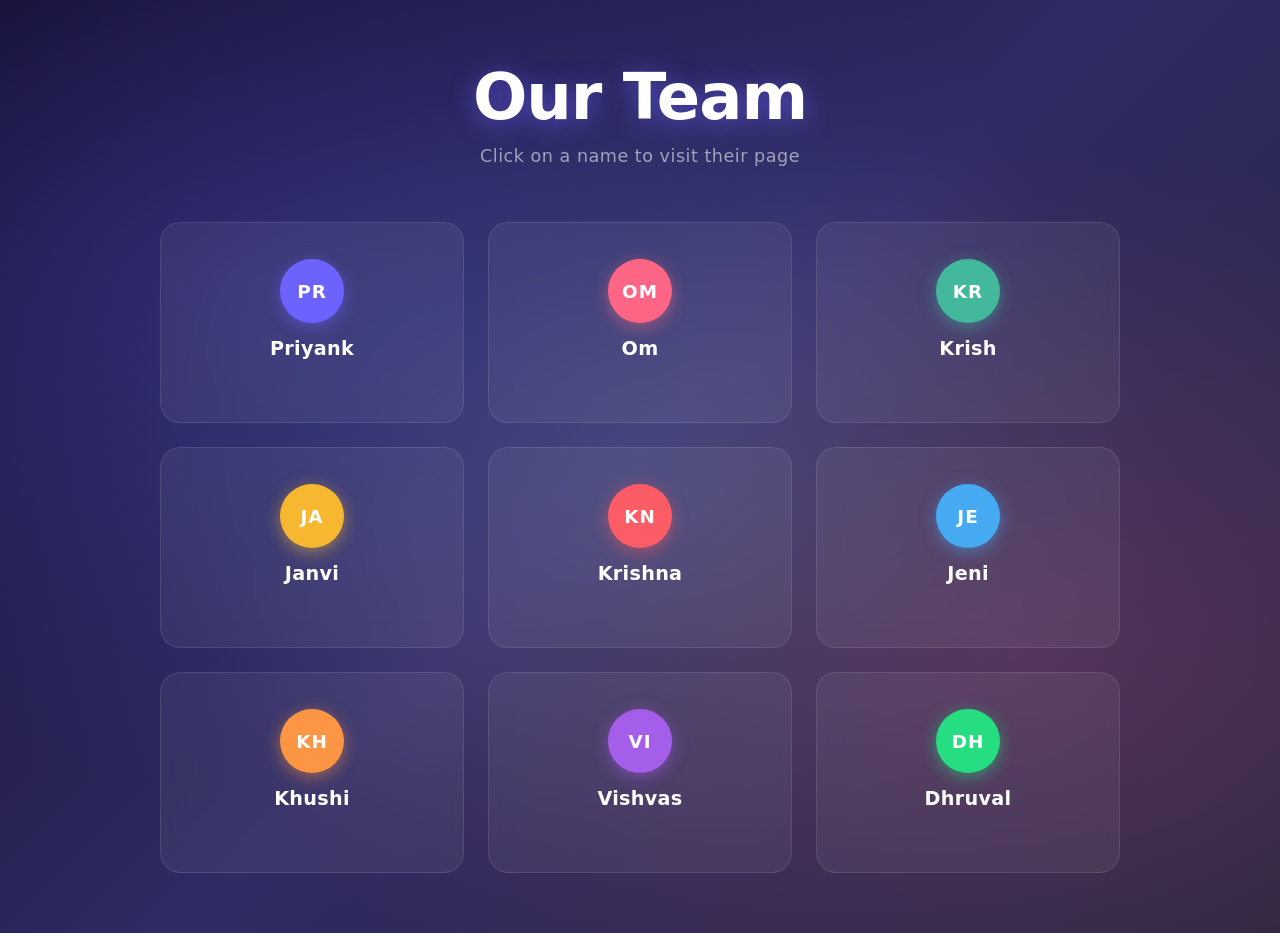
<file: index.html>
<!DOCTYPE html>
<html lang="en">
<head>
  <meta charset="UTF-8" />
  <meta name="viewport" content="width=device-width, initial-scale=1.0" />
  <title>Our Team</title>
  <link rel="stylesheet" href="style.css" />
</head>
<body>

  <div class="hero">
    <div class="hero-bg"></div>
    <div class="container">
      <h1 class="title">Our Team</h1>
      <p class="subtitle">Click on a name to visit their page</p>

      <div class="grid">

        <a href="./priyank/index.html" class="card" style="--accent:#6c63ff;">
          <div class="avatar">PR</div>
          <span class="name">Priyank</span>
          <span class="arrow">→</span>
        </a>

        <a href="./om/index.html" class="card" style="--accent:#ff6584;">
          <div class="avatar">OM</div>
          <span class="name">Om</span>
          <span class="arrow">→</span>
        </a>

        <a href="./krish/index.html" class="card" style="--accent:#43b89c;">
          <div class="avatar">KR</div>
          <span class="name">Krish</span>
          <span class="arrow">→</span>
        </a>

        <a href="./janvi/index.html" class="card" style="--accent:#f7b731;">
          <div class="avatar">JA</div>
          <span class="name">Janvi</span>
          <span class="arrow">→</span>
        </a>

        <a href="./krishna/index.html" class="card" style="--accent:#fc5c65;">
          <div class="avatar">KN</div>
          <span class="name">Krishna</span>
          <span class="arrow">→</span>
        </a>

        <a href="./jeni/index.html" class="card" style="--accent:#45aaf2;">
          <div class="avatar">JE</div>
          <span class="name">Jeni</span>
          <span class="arrow">→</span>
        </a>

        <a href="./khushi/index.html" class="card" style="--accent:#fd9644;">
          <div class="avatar">KH</div>
          <span class="name">Khushi</span>
          <span class="arrow">→</span>
        </a>

        <a href="./vishvas/index.html" class="card" style="--accent:#a55eea;">
          <div class="avatar">VI</div>
          <span class="name">Vishvas</span>
          <span class="arrow">→</span>
        </a>

        <a href="./dhruval/index.html" class="card" style="--accent:#26de81;">
          <div class="avatar">DH</div>
          <span class="name">Dhruval</span>
          <span class="arrow">→</span>
        </a>

      </div>
    </div>
  </div>

</body>
</html>
</file>
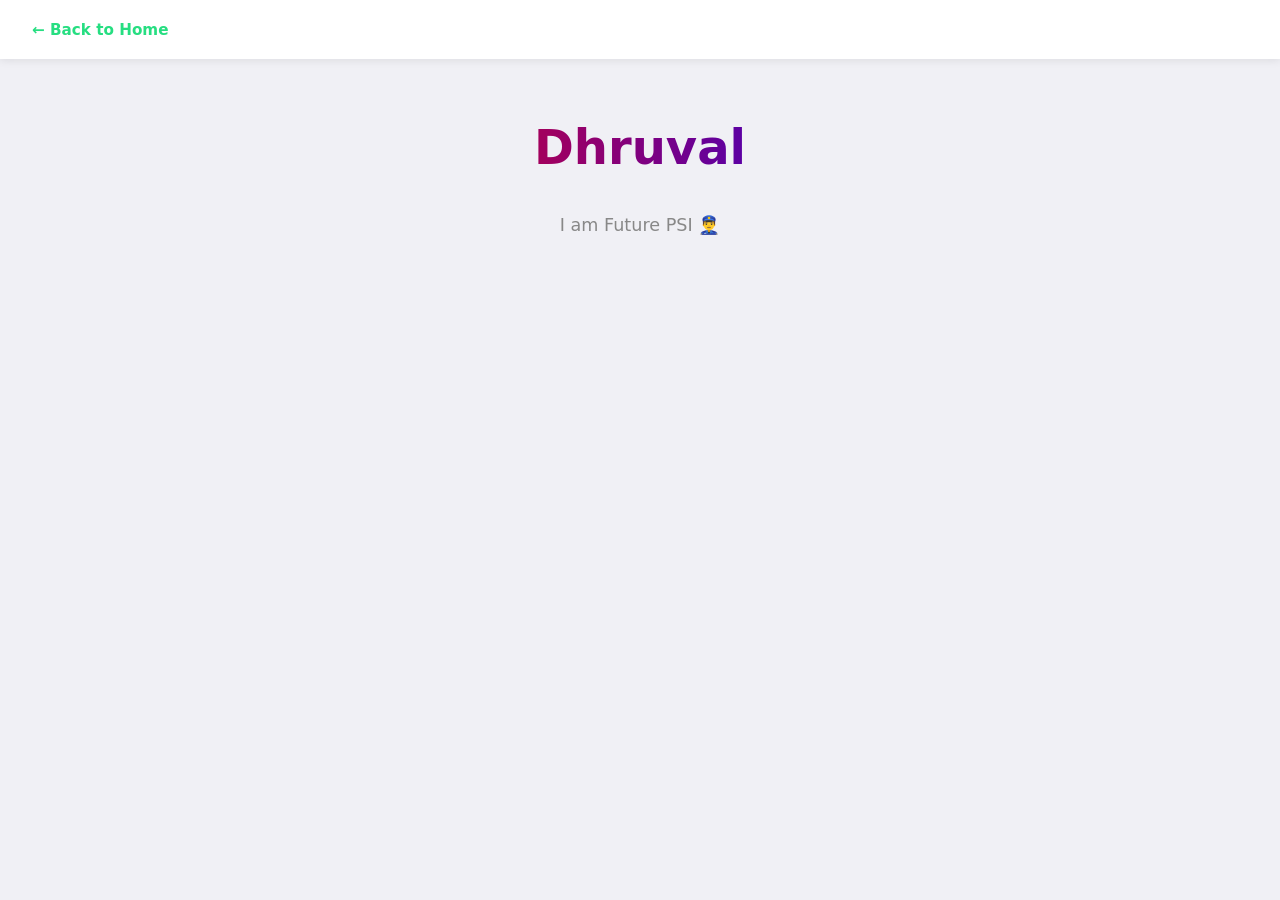
<file: dhruval/index.html>
<!DOCTYPE html>
<html lang="en">
<head>
  <meta charset="UTF-8" />
  <meta name="viewport" content="width=device-width, initial-scale=1.0" />
  <title>Dhruval</title>
  <link rel="stylesheet" href="style.css" />
</head>
<body>

  <header>
    <a href="../index.html" class="back-link">← Back to Home</a>
  </header>

  <main>
    <h1 class="page-title">Dhruval</h1>
    <p class="placeholder"><p class="placeholder">I am Future PSI 👮‍♂️</p></p>

    <!-- ✏️ Add your content below this line -->

  </main>

  <script src="script.js"></script>
</body>
</html>
</file>
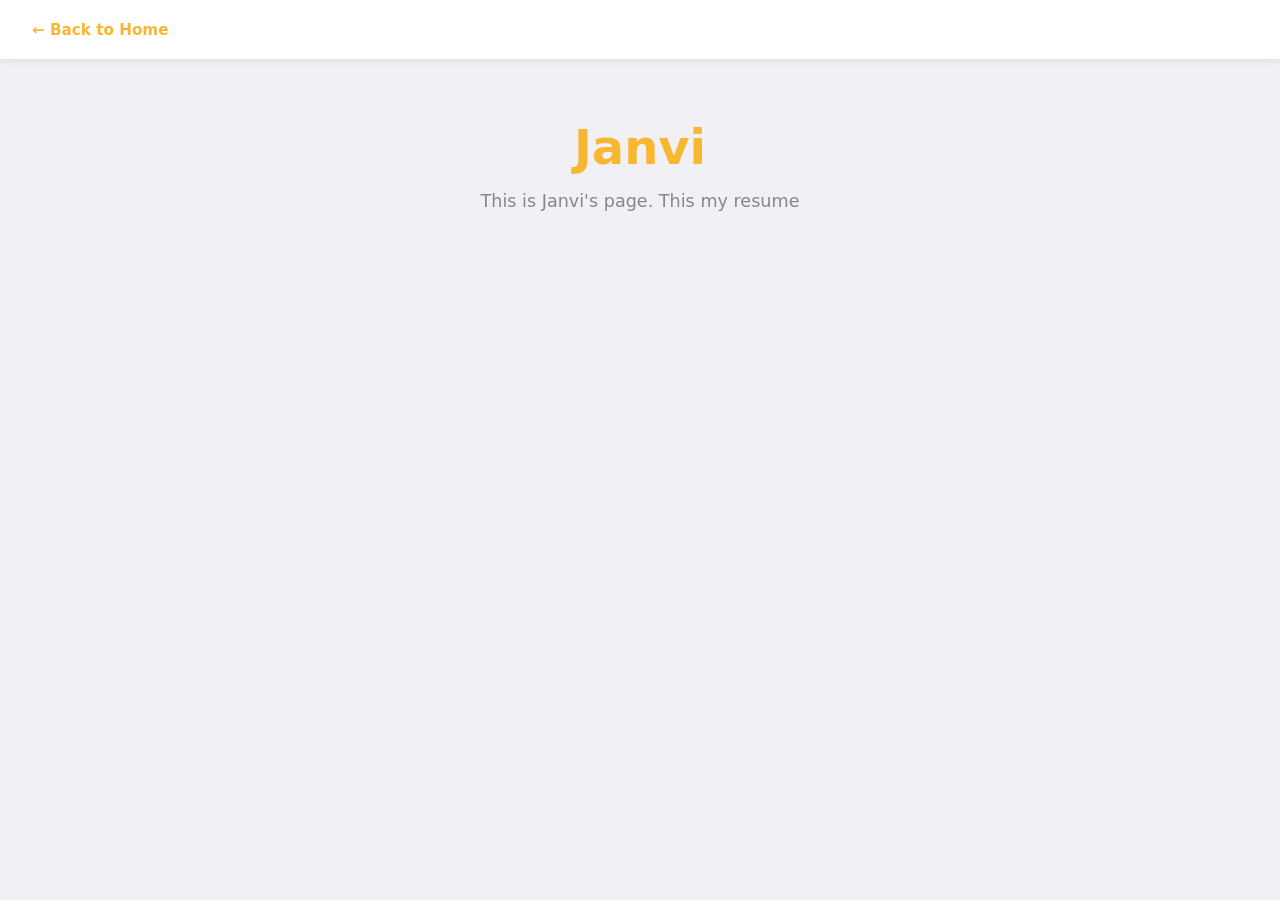
<file: janvi/index.html>
<!DOCTYPE html>
<html lang="en">
<head>
  <meta charset="UTF-8" />
  <meta name="viewport" content="width=device-width, initial-scale=1.0" />
  <title>Janvi</title>
  <link rel="stylesheet" href="style.css" />
</head>
<body>

  <header>
    <a href="../index.html" class="back-link">← Back to Home</a>
  </header>

  <main>
    <h1 class="page-title">Janvi</h1>
    <p class="placeholder">This is Janvi's page. This my resume</p>

    <!-- ✏️ Add your content below this line -->

  </main>

  <script src="script.js"></script>
</body>
</html>
</file>
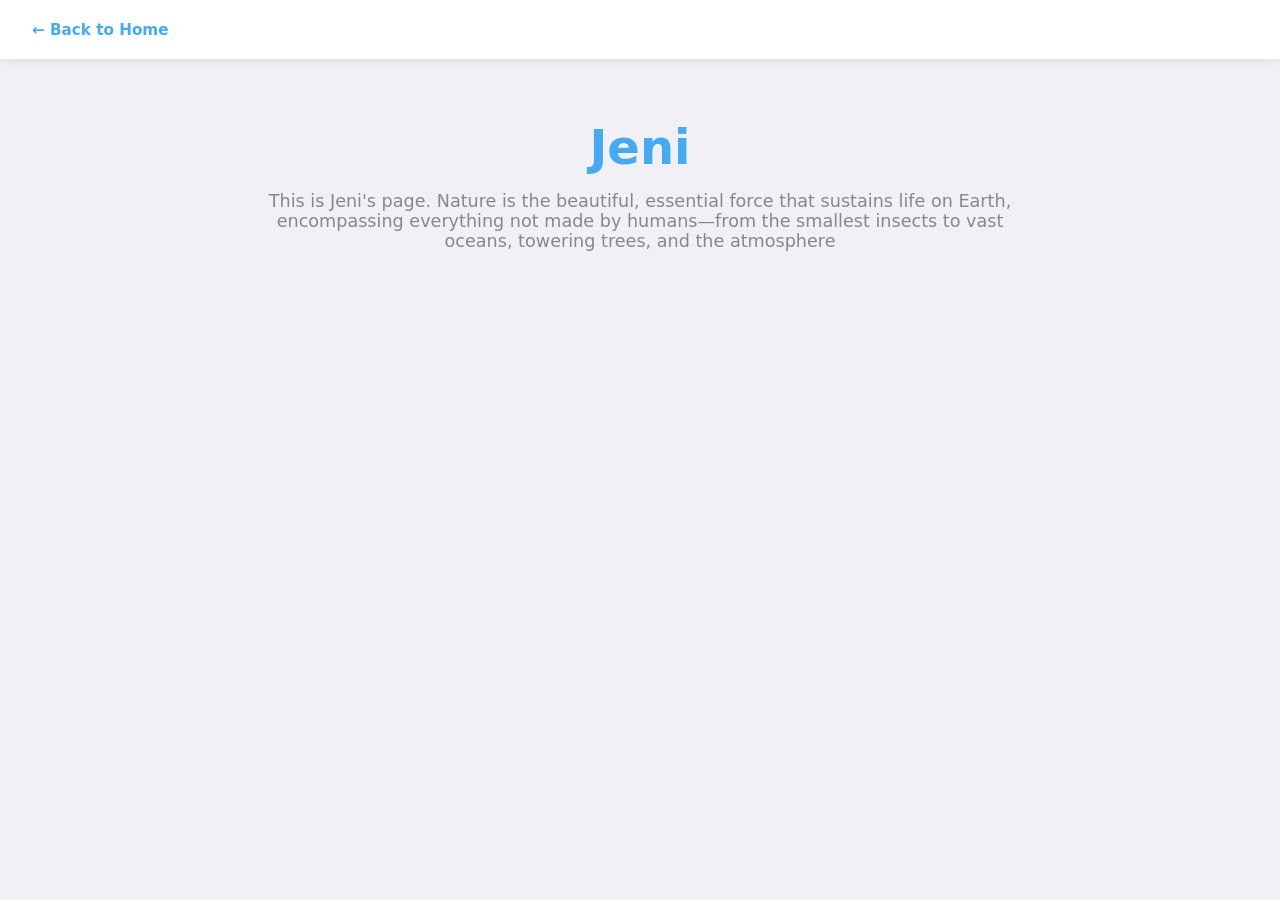
<file: jeni/index.html>
<!DOCTYPE html>
<html lang="en">
<head>
  <meta charset="UTF-8" />
  <meta name="viewport" content="width=device-width, initial-scale=1.0" />
  <title>Jeni</title>
  <link rel="stylesheet" href="style.css" />
</head>
<body>

  <header>
    <a href="../index.html" class="back-link">← Back to Home</a>
  </header>

  <main>
    <h1 class="page-title">Jeni</h1>
    <p class="placeholder">This is Jeni's page. Nature is the beautiful, essential force that sustains life on Earth, encompassing everything not made by humans—from the smallest insects to vast oceans, towering trees, and the atmosphere</p>

    <!-- ✏️ Add your content below this line -->

  </main>

  <script src="script.js"></script>
</body>
</html>
</file>
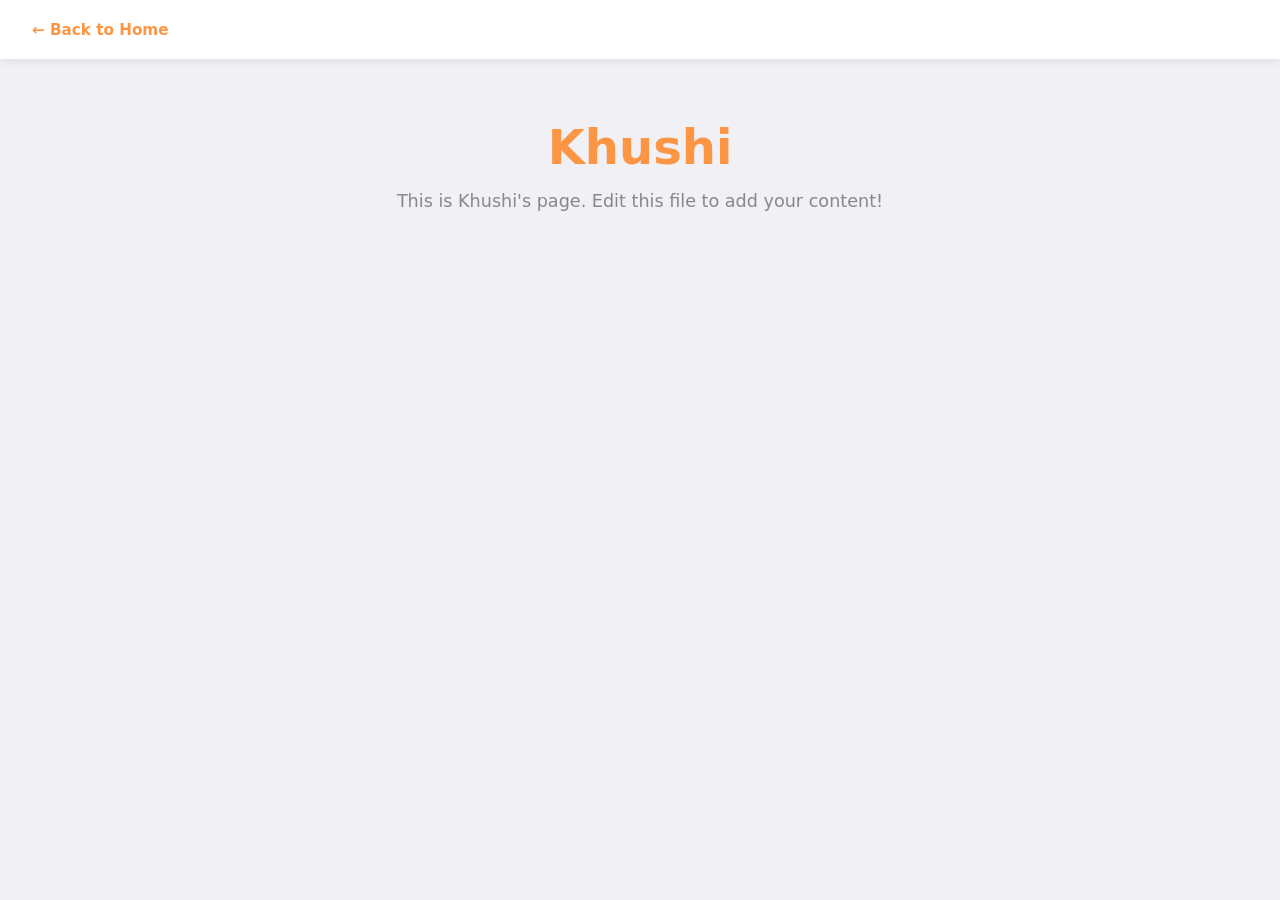
<file: khushi/index.html>
<!DOCTYPE html>
<html lang="en">
<head>
  <meta charset="UTF-8" />
  <meta name="viewport" content="width=device-width, initial-scale=1.0" />
  <title>Khushi</title>
  <link rel="stylesheet" href="style.css" />
</head>
<body>

  <header>
    <a href="../index.html" class="back-link">← Back to Home</a>
  </header>

  <main>
    <h1 class="page-title">Khushi</h1>
    <p class="placeholder">This is Khushi's page. Edit this file to add your content!</p>

    <!-- ✏️ Add your content below this line -->

  </main>

  <script src="script.js"></script>
</body>
</html>
</file>
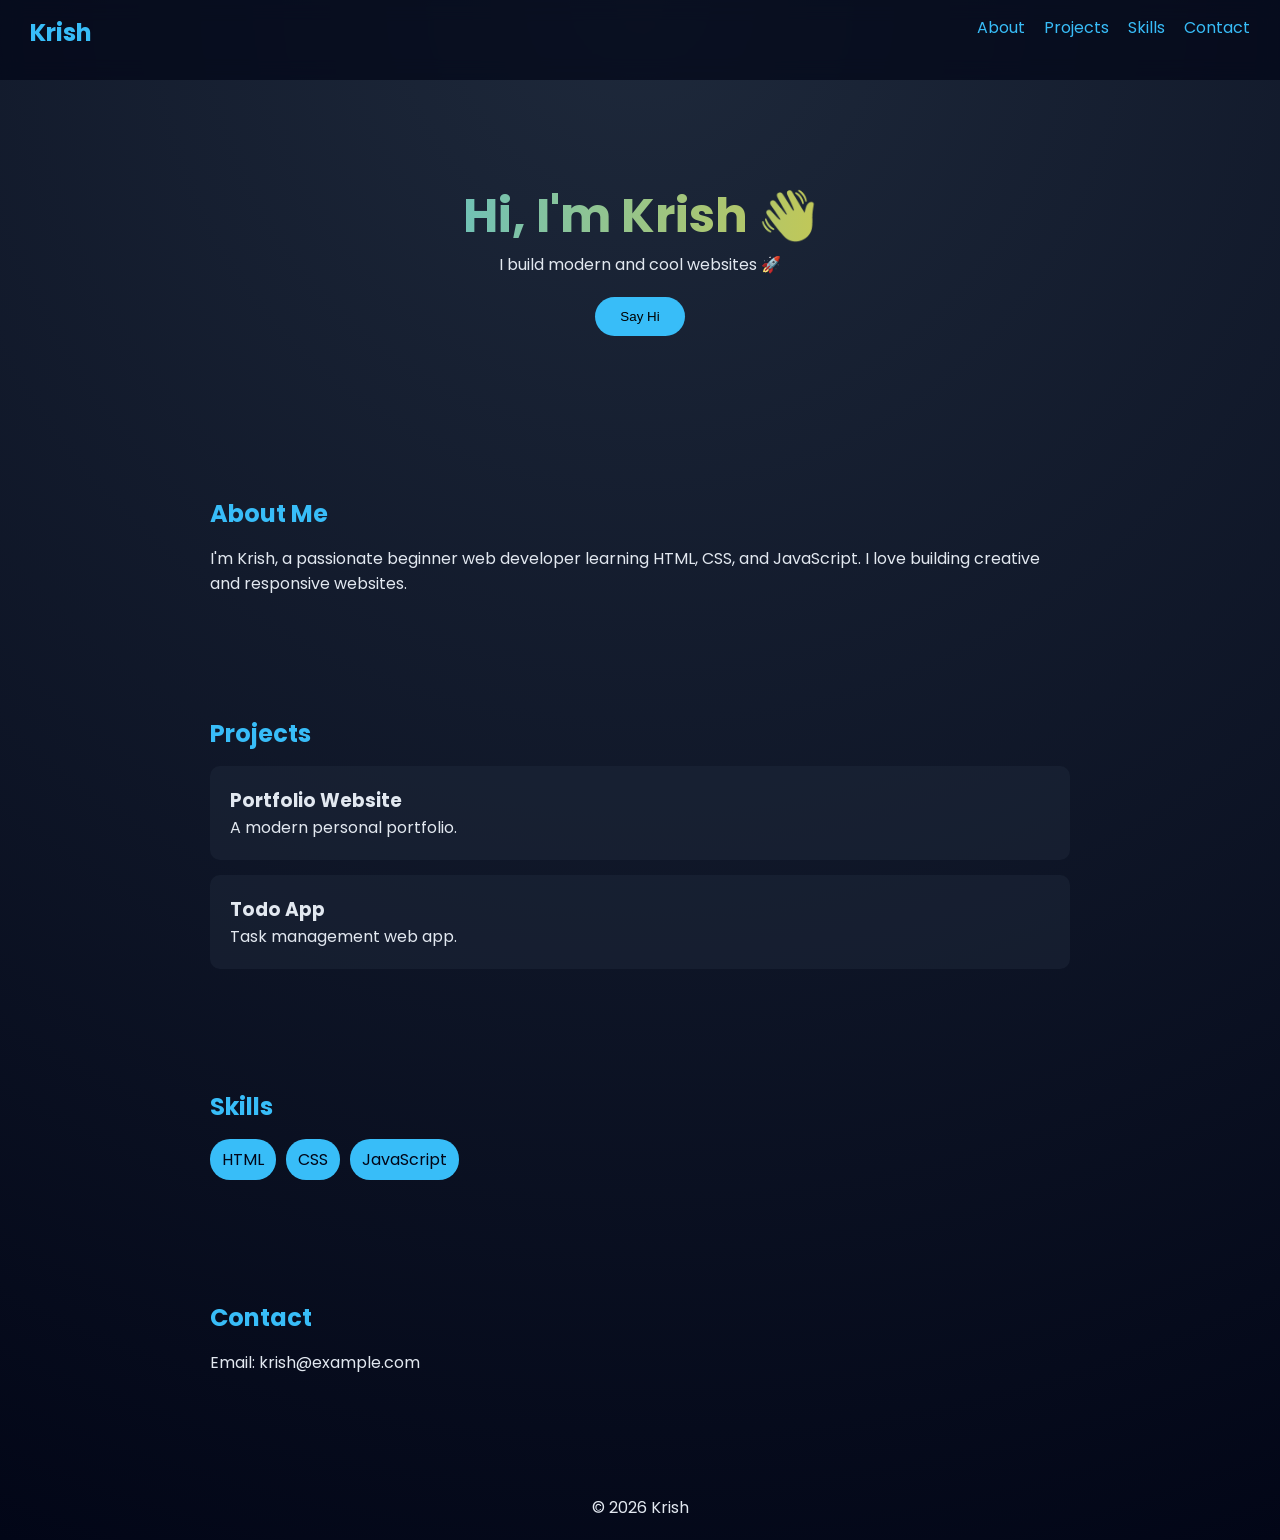
<file: krish/index.html>
<!DOCTYPE html>
<html lang="en">
<head>
  <meta charset="UTF-8" />
  <meta name="viewport" content="width=device-width, initial-scale=1.0" />
  <title>Krish | Portfolio</title>

  <!-- Google Font -->
  <link href="https://fonts.googleapis.com/css2?family=Poppins:wght@300;500;700&display=swap" rel="stylesheet">

  <link rel="stylesheet" href="style.css" />
</head>
<body>

  <!-- NAVBAR -->
  <header>
    <nav class="navbar">
      <h2 class="logo">Krish</h2>
      <div>
        <a href="#about">About</a>
        <a href="#projects">Projects</a>
        <a href="#skills">Skills</a>
        <a href="#contact">Contact</a>
      </div>
    </nav>
  </header>

  <main>

    <!-- HERO -->
    <section class="hero">
      <h1 id="typing"></h1>
      <p>I build modern and cool websites 🚀</p>
      <button onclick="sayHello()">Say Hi</button>
    </section>

    <!-- ABOUT -->
    <section id="about">
      <h2>About Me</h2>
      <p>
        I'm Krish, a passionate beginner web developer learning HTML, CSS, and JavaScript.
        I love building creative and responsive websites.
      </p>
    </section>

    <!-- PROJECTS -->
    <section id="projects">
      <h2>Projects</h2>

      <div class="project-card">
        <h3>Portfolio Website</h3>
        <p>A modern personal portfolio.</p>
      </div>

      <div class="project-card">
        <h3>Todo App</h3>
        <p>Task management web app.</p>
      </div>

    </section>

    <!-- SKILLS -->
    <section id="skills">
      <h2>Skills</h2>
      <ul class="skills-list">
        <li>HTML</li>
        <li>CSS</li>
        <li>JavaScript</li>
      </ul>
    </section>

    <!-- CONTACT -->
    <section id="contact">
      <h2>Contact</h2>
      <p>Email: krish@example.com</p>
    </section>

  </main>

  <footer>
    <p>© 2026 Krish</p>
  </footer>

  <!-- JS -->
  <script>
    // Button click
    function sayHello() {
      alert("Hey Krish! Keep going 🔥");
    }

    // Typing effect
    const text = "Hi, I'm Krish 👋";
    let i = 0;
    function typingEffect() {
      if (i < text.length) {
        document.getElementById("typing").innerHTML += text.charAt(i);
        i++;
        setTimeout(typingEffect, 80);
      }
    }
    typingEffect();
  </script>

</body>
</html>
</file>
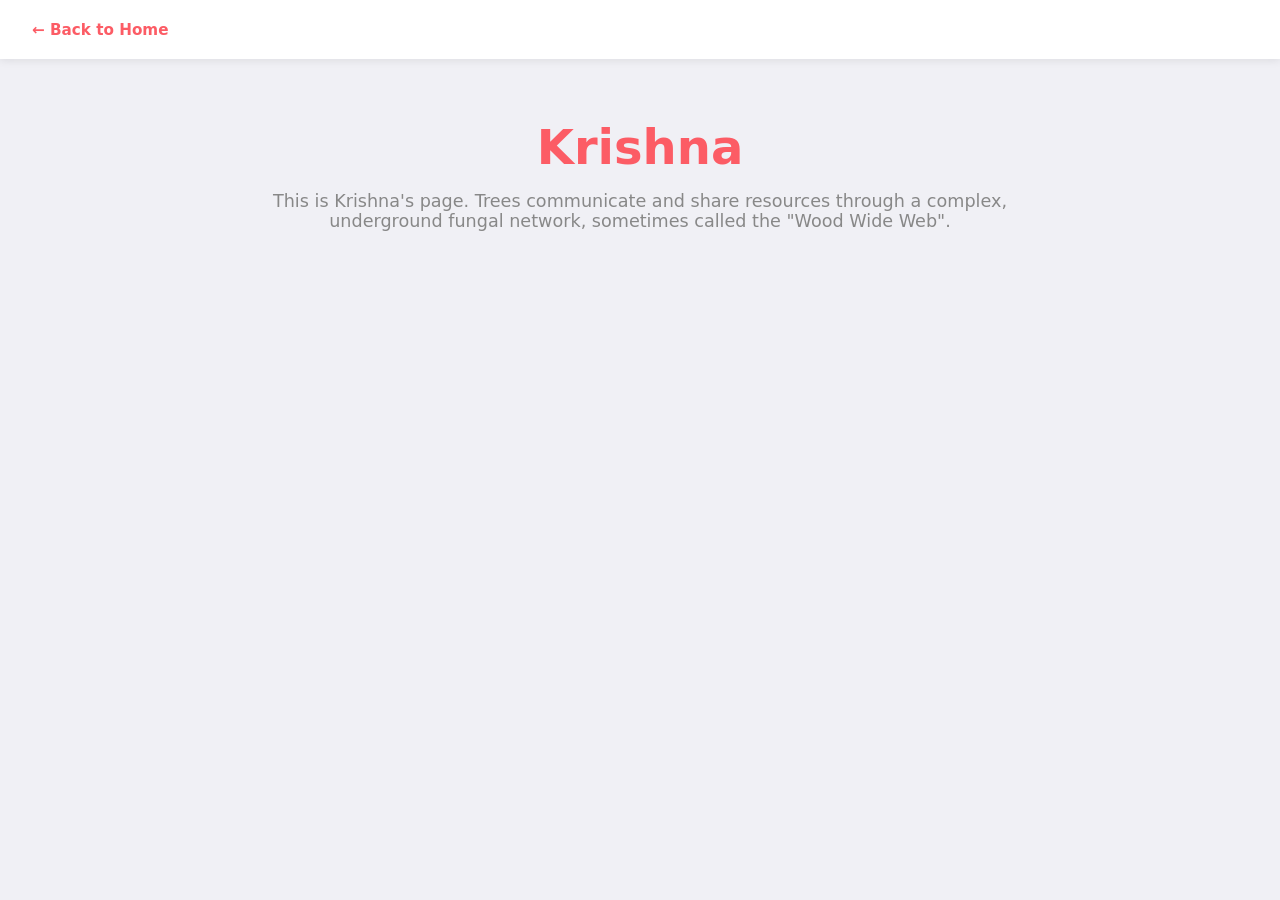
<file: krishna/index.html>
<!DOCTYPE html>
<html lang="en">
<head>
  <meta charset="UTF-8" />
  <meta name="viewport" content="width=device-width, initial-scale=1.0" />
  <title>Krishna</title>
  <link rel="stylesheet" href="style.css" />
</head>
<body>

  <header>
    <a href="../index.html" class="back-link">← Back to Home</a>
  </header>

  <main>
    <h1 class="page-title">Krishna</h1>
    <p class="placeholder">This is Krishna's page. Trees communicate and share resources through a complex, underground fungal network, sometimes called the "Wood Wide Web".</p>

    <!-- ✏️ Add your content below this line -->

  </main>

  <script src="script.js"></script>
</body>
</html>
</file>
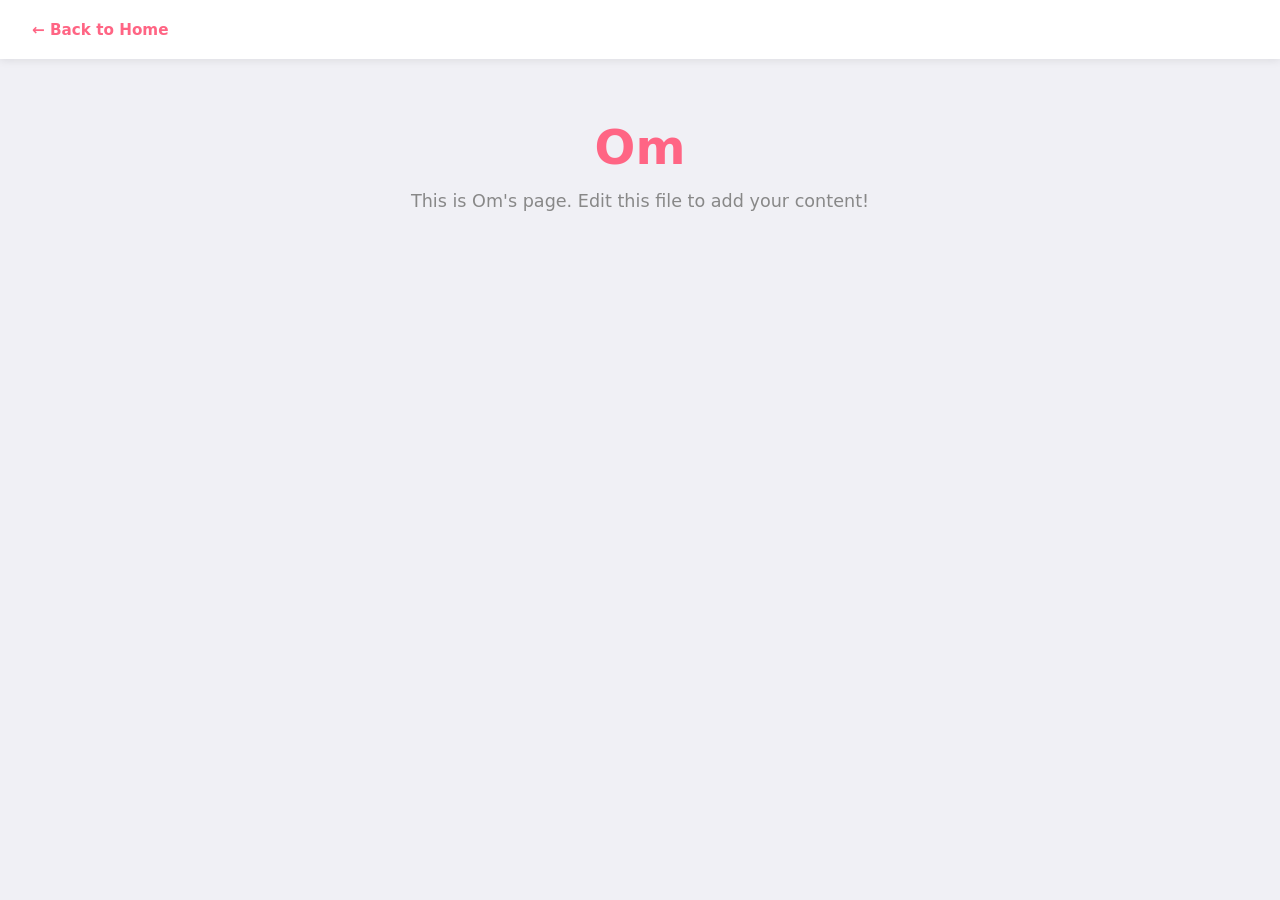
<file: om/index.html>
<!DOCTYPE html>
<html lang="en">
<head>
  <meta charset="UTF-8" />
  <meta name="viewport" content="width=device-width, initial-scale=1.0" />
  <title>Om</title>
  <link rel="stylesheet" href="style.css" />
</head>
<body>

  <header>
    <a href="../index.html" class="back-link">← Back to Home</a>
  </header>

  <main>
    <h1 class="page-title">Om</h1>
    <p class="placeholder">This is Om's page. Edit this file to add your content!</p>

    <!-- ✏️ Add your content below this line -->

  </main>

  <script src="script.js"></script>
</body>
</html>
</file>
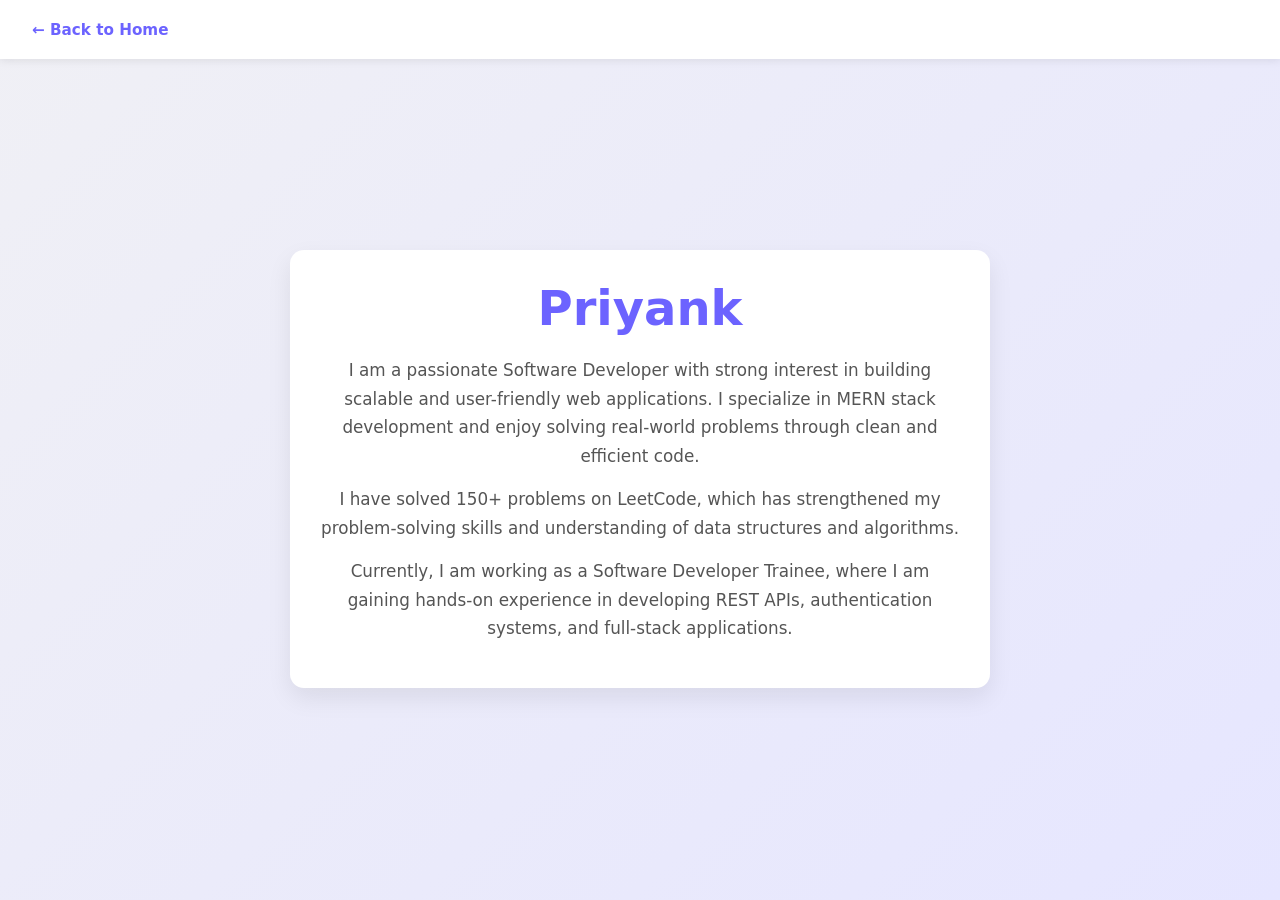
<file: priyank/index.html>
<!DOCTYPE html>
<html lang="en">
<head>
  <meta charset="UTF-8" />
  <meta name="viewport" content="width=device-width, initial-scale=1.0" />
  <title>Priyank</title>
  <link rel="stylesheet" href="style.css" />
</head>
<body>

  <header class="header">
    <a href="../index.html" class="back-link">← Back to Home</a>
  </header>

  <main class="container">

    <section class="description">
      <h1 class="page-title">Priyank</h1>
      
      <p class="desc-text">
        I am a passionate Software Developer with strong interest in building scalable and user-friendly web applications. 
        I specialize in MERN stack development and enjoy solving real-world problems through clean and efficient code.
      </p>

      <p class="desc-text">
        I have solved 150+ problems on LeetCode, which has strengthened my problem-solving skills and understanding of data structures and algorithms.
      </p>

      <p class="desc-text">
        Currently, I am working as a Software Developer Trainee, where I am gaining hands-on experience in developing REST APIs, authentication systems, and full-stack applications.
      </p>

    </section>

  </main>

</body>
</html>
</file>
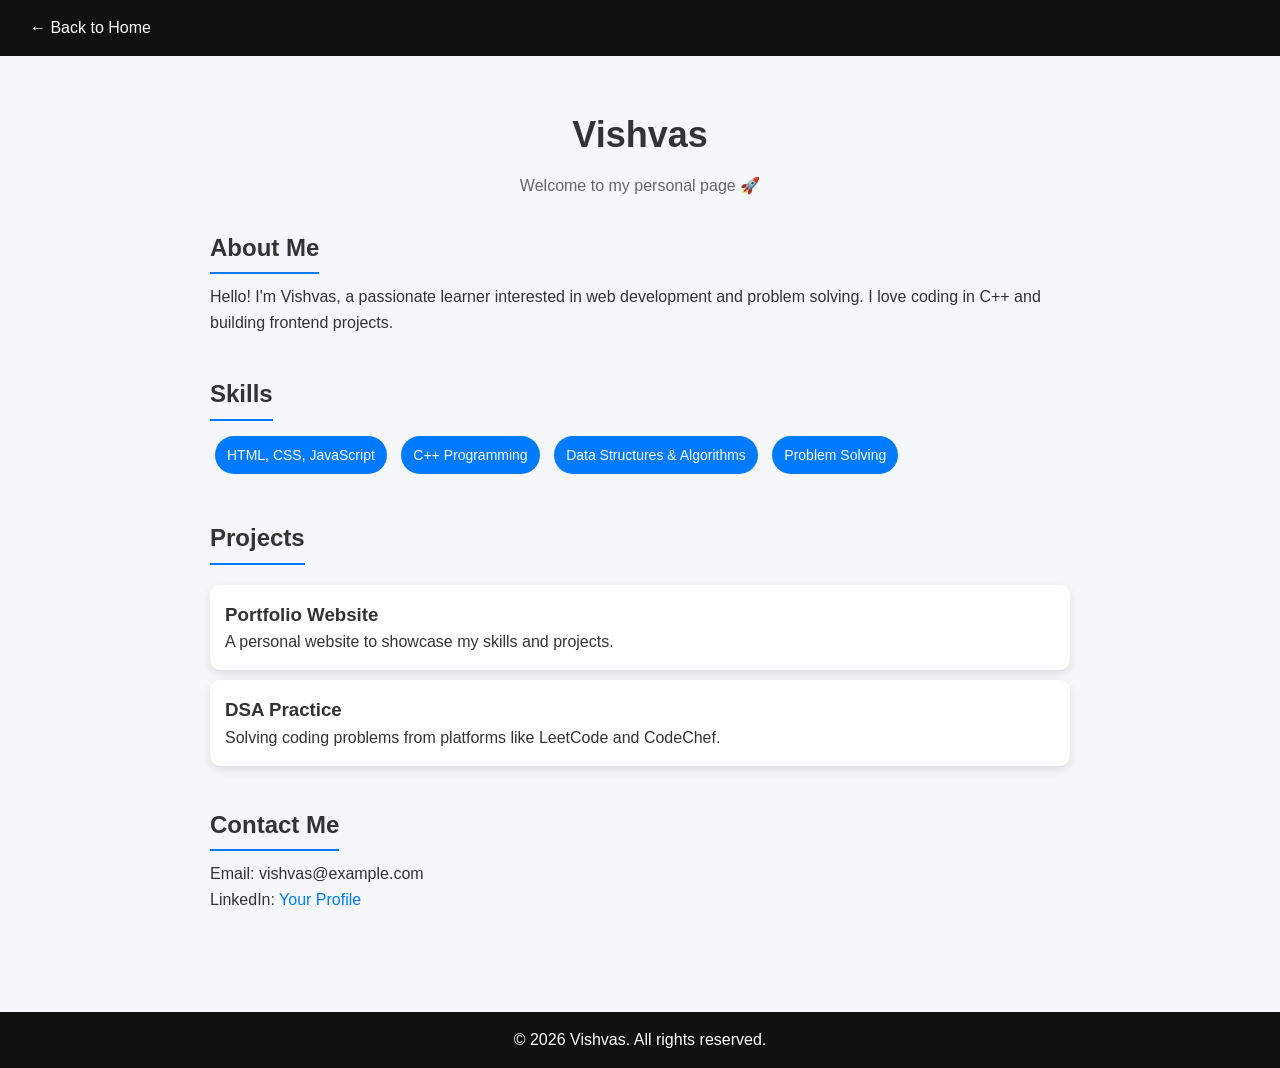
<file: vishvas/index.html>
<!DOCTYPE html>
<html lang="en">
<head>
  <meta charset="UTF-8" />
  <meta name="viewport" content="width=device-width, initial-scale=1.0" />
  <title>Vishvas</title>
  <link rel="stylesheet" href="style.css" />
</head>
<body>

  <header>
    <a href="../index.html" class="back-link">← Back to Home</a>
  </header>

  <main>
    <h1 class="page-title">Vishvas</h1>
    <p class="placeholder">Welcome to my personal page 🚀</p>

    <!-- 👤 About Section -->
    <section class="about">
      <h2>About Me</h2>
      <p>
        Hello! I'm Vishvas, a passionate learner interested in web development and problem solving.
        I love coding in C++ and building frontend projects.
      </p>
    </section>

    <!-- 🛠 Skills Section -->
    <section class="skills">
      <h2>Skills</h2>
      <ul>
        <li>HTML, CSS, JavaScript</li>
        <li>C++ Programming</li>
        <li>Data Structures & Algorithms</li>
        <li>Problem Solving</li>
      </ul>
    </section>

    <!-- 💻 Projects Section -->
    <section class="projects">
      <h2>Projects</h2>

      <div class="project-card">
        <h3>Portfolio Website</h3>
        <p>A personal website to showcase my skills and projects.</p>
      </div>

      <div class="project-card">
        <h3>DSA Practice</h3>
        <p>Solving coding problems from platforms like LeetCode and CodeChef.</p>
      </div>

    </section>

    <!-- 📞 Contact Section -->
    <section class="contact">
      <h2>Contact Me</h2>
      <p>Email: vishvas@example.com</p>
      <p>LinkedIn: <a href="#">Your Profile</a></p>
    </section>

  </main>

  <footer>
    <p>© 2026 Vishvas. All rights reserved.</p>
  </footer>

  <script src="script.js"></script>
</body>
</html>
</file>
<file: style.css>
/* =============================================
   Homepage Styles — Our Team
   ============================================= */

*, *::before, *::after {
  box-sizing: border-box;
  margin: 0;
  padding: 0;
}

body {
  font-family: 'Segoe UI', system-ui, -apple-system, sans-serif;
  min-height: 100vh;
  overflow-x: hidden;
}

/* --- Animated gradient background --- */
.hero {
  min-height: 100vh;
  display: flex;
  align-items: center;
  justify-content: center;
  position: relative;
  background: linear-gradient(135deg, #0f0c29, #302b63, #24243e);
  padding: 60px 20px;
}

.hero-bg {
  position: absolute;
  inset: 0;
  background:
    radial-gradient(ellipse at 20% 30%, rgba(108, 99, 255, 0.25) 0%, transparent 55%),
    radial-gradient(ellipse at 80% 70%, rgba(255, 101, 132, 0.2) 0%, transparent 55%),
    radial-gradient(ellipse at 50% 50%, rgba(67, 184, 156, 0.15) 0%, transparent 60%);
  pointer-events: none;
  animation: bgPulse 8s ease-in-out infinite alternate;
}

@keyframes bgPulse {
  from { opacity: 0.8; transform: scale(1); }
  to   { opacity: 1;   transform: scale(1.05); }
}

/* --- Container --- */
.container {
  position: relative;
  z-index: 1;
  width: 100%;
  max-width: 960px;
  text-align: center;
}

/* --- Title --- */
.title {
  font-size: clamp(2.2rem, 6vw, 4rem);
  font-weight: 800;
  letter-spacing: -1px;
  color: #ffffff;
  text-shadow: 0 4px 24px rgba(108, 99, 255, 0.6);
  margin-bottom: 12px;
}

.subtitle {
  font-size: 1.1rem;
  color: rgba(255, 255, 255, 0.55);
  margin-bottom: 56px;
  letter-spacing: 0.5px;
}

/* --- Grid --- */
.grid {
  display: grid;
  grid-template-columns: repeat(3, 1fr);
  gap: 24px;
}

/* --- Card --- */
.card {
  --accent: #6c63ff;
  position: relative;
  display: flex;
  flex-direction: column;
  align-items: center;
  gap: 14px;
  padding: 36px 24px 28px;
  background: rgba(255, 255, 255, 0.06);
  border: 1px solid rgba(255, 255, 255, 0.1);
  border-radius: 20px;
  text-decoration: none;
  color: #fff;
  backdrop-filter: blur(12px);
  -webkit-backdrop-filter: blur(12px);
  transition:
    transform 0.3s cubic-bezier(.34,1.56,.64,1),
    box-shadow 0.3s ease,
    border-color 0.3s ease,
    background 0.3s ease;
  cursor: pointer;
  overflow: hidden;
}

.card::before {
  content: '';
  position: absolute;
  inset: 0;
  border-radius: 20px;
  background: linear-gradient(135deg, var(--accent), transparent 70%);
  opacity: 0;
  transition: opacity 0.3s ease;
}

.card:hover {
  transform: translateY(-8px) scale(1.03);
  border-color: var(--accent);
  box-shadow:
    0 16px 40px rgba(0, 0, 0, 0.4),
    0 0 0 1px var(--accent),
    0 0 30px color-mix(in srgb, var(--accent) 40%, transparent);
  background: rgba(255, 255, 255, 0.1);
}

.card:hover::before {
  opacity: 0.12;
}

/* --- Avatar circle --- */
.avatar {
  width: 64px;
  height: 64px;
  border-radius: 50%;
  background: var(--accent);
  display: flex;
  align-items: center;
  justify-content: center;
  font-size: 1.15rem;
  font-weight: 700;
  color: #fff;
  letter-spacing: 1px;
  box-shadow: 0 4px 16px color-mix(in srgb, var(--accent) 50%, transparent);
  transition: transform 0.3s ease, box-shadow 0.3s ease;
  position: relative;
  z-index: 1;
}

.card:hover .avatar {
  transform: scale(1.12) rotate(5deg);
  box-shadow: 0 8px 28px color-mix(in srgb, var(--accent) 70%, transparent);
}

/* --- Name --- */
.name {
  font-size: 1.2rem;
  font-weight: 600;
  letter-spacing: 0.3px;
  position: relative;
  z-index: 1;
}

/* --- Arrow --- */
.arrow {
  font-size: 1.1rem;
  opacity: 0;
  transform: translateX(-6px);
  transition: opacity 0.25s ease, transform 0.25s ease;
  position: relative;
  z-index: 1;
  color: var(--accent);
}

.card:hover .arrow {
  opacity: 1;
  transform: translateX(0);
}

/* --- Responsive --- */
@media (max-width: 680px) {
  .grid {
    grid-template-columns: repeat(2, 1fr);
    gap: 16px;
  }
}

@media (max-width: 420px) {
  .grid {
    grid-template-columns: 1fr;
  }

  .card {
    flex-direction: row;
    justify-content: flex-start;
    padding: 20px 24px;
    gap: 20px;
  }

  .arrow {
    margin-left: auto;
    opacity: 1;
    transform: none;
  }
}
</file>
<file: dhruval/style.css>
/* =============================================
   Dhruval's Styles
   Add your styles below!
   ============================================= */

* { box-sizing: border-box; margin: 0; padding: 0; }

body {
  font-family: 'Segoe UI', system-ui, -apple-system, sans-serif;
  min-height: 100vh;
  background: #f0f0f5;
  color: #222;
}

header {
  padding: 20px 32px;
  background: #fff;
  box-shadow: 0 2px 8px rgba(0,0,0,0.08);
}

.back-link {
  text-decoration: none;
  color: #26de81;
  font-weight: 600;
  font-size: 0.95rem;
  transition: opacity 0.2s;
}

.back-link:hover { opacity: 0.7; }

main {
  max-width: 800px;
  margin: 60px auto;
  padding: 0 24px;
  text-align: center;
}

.page-title {
  font-size: 3rem;
  font-weight: 800;
  background: linear-gradient(to right, red, blue);
  background-clip: text;
  -webkit-background-clip: text;
  color: transparent;
  -webkit-text-fill-color: transparent;
  margin-bottom: 16px;
}

.placeholder { color: #888; font-size: 1.1rem; margin-bottom: 40px; }

/* ✏️ Write your own styles below */
</file>
<file: janvi/style.css>
/* =============================================
   Janvi's Styles
   Add your styles below!
   ============================================= */

* { box-sizing: border-box; margin: 0; padding: 0; }

body {
  font-family: 'Segoe UI', system-ui, -apple-system, sans-serif;
  min-height: 100vh;
  background: #f0f0f5;
  color: #222;
}

header {
  padding: 20px 32px;
  background: #fff;
  box-shadow: 0 2px 8px rgba(0,0,0,0.08);
}

.back-link {
  text-decoration: none;
  color: #f7b731;
  font-weight: 600;
  font-size: 0.95rem;
  transition: opacity 0.2s;
}

.back-link:hover { opacity: 0.7; }

main {
  max-width: 800px;
  margin: 60px auto;
  padding: 0 24px;
  text-align: center;
}

.page-title {
  font-size: 3rem;
  font-weight: 800;
  color: #f7b731;
  margin-bottom: 16px;
}

.placeholder { color: #888; font-size: 1.1rem; margin-bottom: 40px; }

/* ✏️ Write your own styles below */
</file>
<file: jeni/style.css>
/* =============================================
   Jeni's Styles
   Add your styles below!
   ============================================= */

* { box-sizing: border-box; margin: 0; padding: 0; }

body {
  font-family: 'Segoe UI', system-ui, -apple-system, sans-serif;
  min-height: 100vh;
  background: #f0f0f5;
  color: #222;
}

header {
  padding: 20px 32px;
  background: #fff;
  box-shadow: 0 2px 8px rgba(0,0,0,0.08);
}

.back-link {
  text-decoration: none;
  color: #45aaf2;
  font-weight: 600;
  font-size: 0.95rem;
  transition: opacity 0.2s;
}

.back-link:hover { opacity: 0.7; }

main {
  max-width: 800px;
  margin: 60px auto;
  padding: 0 24px;
  text-align: center;
}

.page-title {
  font-size: 3rem;
  font-weight: 800;
  color: #45aaf2;
  margin-bottom: 16px;
}

.placeholder { color: #888; font-size: 1.1rem; margin-bottom: 40px; }

/* ✏️ Write your own styles below */
</file>
<file: khushi/style.css>
/* =============================================
   Khushi's Styles
   Add your styles below!
   ============================================= */

* { box-sizing: border-box; margin: 0; padding: 0; }

body {
  font-family: 'Segoe UI', system-ui, -apple-system, sans-serif;
  min-height: 100vh;
  background: #f0f0f5;
  color: #222;
}

header {
  padding: 20px 32px;
  background: #fff;
  box-shadow: 0 2px 8px rgba(0,0,0,0.08);
}

.back-link {
  text-decoration: none;
  color: #fd9644;
  font-weight: 600;
  font-size: 0.95rem;
  transition: opacity 0.2s;
}

.back-link:hover { opacity: 0.7; }

main {
  max-width: 800px;
  margin: 60px auto;
  padding: 0 24px;
  text-align: center;
}

.page-title {
  font-size: 3rem;
  font-weight: 800;
  color: #fd9644;
  margin-bottom: 16px;
}

.placeholder { color: #888; font-size: 1.1rem; margin-bottom: 40px; }

/* ✏️ Write your own styles below */
</file>
<file: krish/style.css>
/* RESET */
* {
  margin: 0;
  padding: 0;
  box-sizing: border-box;
}

/* BODY */
body {
  font-family: 'Poppins', sans-serif;
  background: radial-gradient(circle at top, #1e293b, #020617);
  color: #e2e8f0;
}

/* NAVBAR */
.navbar {
  display: flex;
  justify-content: space-between;
  padding: 15px 30px;
  backdrop-filter: blur(10px);
  background: rgba(2, 6, 23, 0.7);
  position: sticky;
  top: 0;
}

.logo {
  color: #38bdf8;
}

.navbar a {
  color: #38bdf8;
  margin-left: 15px;
  text-decoration: none;
  position: relative;
}

.navbar a::after {
  content: "";
  width: 0%;
  height: 2px;
  background: #facc15;
  position: absolute;
  bottom: -4px;
  left: 0;
  transition: 0.3s;
}

.navbar a:hover::after {
  width: 100%;
}

/* HERO */
.hero {
  text-align: center;
  padding: 100px 20px;
}

.hero h1 {
  font-size: 3rem;
  background: linear-gradient(90deg, #38bdf8, #facc15);
  -webkit-background-clip: text;
  color: transparent;
}

.hero button {
  margin-top: 20px;
  padding: 12px 25px;
  border-radius: 30px;
  border: none;
  background: #38bdf8;
  cursor: pointer;
  transition: 0.3s;
}

.hero button:hover {
  transform: scale(1.1);
}

/* SECTIONS */
section {
  max-width: 900px;
  margin: auto;
  padding: 60px 20px;
}

/* HEADINGS */
h2 {
  margin-bottom: 15px;
  color: #38bdf8;
}

/* PROJECTS */
.project-card {
  background: rgba(30, 41, 59, 0.5);
  padding: 20px;
  margin-top: 15px;
  border-radius: 10px;
  transition: 0.3s;
}

.project-card:hover {
  transform: translateY(-8px);
}

/* SKILLS */
.skills-list {
  display: flex;
  gap: 10px;
  list-style: none;
}

.skills-list li {
  background: #38bdf8;
  color: #020617;
  padding: 8px 12px;
  border-radius: 20px;
}

/* FOOTER */
footer {
  text-align: center;
  padding: 20px;
  margin-top: 40px;
}
</file>
<file: krishna/style.css>
/* =============================================
   Krishna's Styles
   Add your styles below!
   ============================================= */

* { box-sizing: border-box; margin: 0; padding: 0; }

body {
  font-family: 'Segoe UI', system-ui, -apple-system, sans-serif;
  min-height: 100vh;
  background: #f0f0f5;
  color: #222;
}

header {
  padding: 20px 32px;
  background: #fff;
  box-shadow: 0 2px 8px rgba(0,0,0,0.08);
}

.back-link {
  text-decoration: none;
  color: #fc5c65;
  font-weight: 600;
  font-size: 0.95rem;
  transition: opacity 0.2s;
}

.back-link:hover { opacity: 0.7; }

main {
  max-width: 800px;
  margin: 60px auto;
  padding: 0 24px;
  text-align: center;
}

.page-title {
  font-size: 3rem;
  font-weight: 800;
  color: #fc5c65;
  margin-bottom: 16px;
}

.placeholder { color: #888; font-size: 1.1rem; margin-bottom: 40px; }

/* ✏️ Write your own styles below */
</file>
<file: om/style.css>
/* =============================================
   Om's Styles
   Add your styles below!
   ============================================= */

* { box-sizing: border-box; margin: 0; padding: 0; }

body {
  font-family: 'Segoe UI', system-ui, -apple-system, sans-serif;
  min-height: 100vh;
  background: #f0f0f5;
  color: #222;
}

header {
  padding: 20px 32px;
  background: #fff;
  box-shadow: 0 2px 8px rgba(0,0,0,0.08);
}

.back-link {
  text-decoration: none;
  color: #ff6584;
  font-weight: 600;
  font-size: 0.95rem;
  transition: opacity 0.2s;
}

.back-link:hover { opacity: 0.7; }

main {
  max-width: 800px;
  margin: 60px auto;
  padding: 0 24px;
  text-align: center;
}

.page-title {
  font-size: 3rem;
  font-weight: 800;
  color: #ff6584;
  margin-bottom: 16px;
}

.placeholder { color: #888; font-size: 1.1rem; margin-bottom: 40px; }

/* ✏️ Write your own styles below */
</file>
<file: priyank/style.css>
/* =============================================
   Priyank's Styles (Updated)
   ============================================= */

* {
  box-sizing: border-box;
  margin: 0;
  padding: 0;
}

body {
  font-family: 'Segoe UI', system-ui, -apple-system, sans-serif;
  min-height: 100vh;
  background: linear-gradient(135deg, #f0f0f5, #e6e6ff);
  color: #222;
}

/* Header */
header {
  padding: 20px 32px;
  background: #fff;
  box-shadow: 0 2px 8px rgba(0,0,0,0.08);
}

.back-link {
  text-decoration: none;
  color: #6c63ff;
  font-weight: 600;
  font-size: 0.95rem;
  transition: all 0.2s;
}

.back-link:hover {
  opacity: 0.7;
  transform: translateX(-3px);
}

/* Main Layout (Center like index page) */
main {
  max-width: 800px;
  margin: 0 auto;
  padding: 40px 24px;
  min-height: calc(100vh - 80px);

  display: flex;
  flex-direction: column;
  justify-content: center;   /* vertical center */
  align-items: center;       /* horizontal center */
  text-align: center;
}

/* Title */
.page-title {
  font-size: 3rem;
  font-weight: 800;
  color: #6c63ff;
  margin-bottom: 20px;
}

/* Description Card */
.description {
  background: #fff;
  padding: 30px;
  border-radius: 14px;
  box-shadow: 0 10px 25px rgba(0,0,0,0.08);
  max-width: 700px;
}

/* Text */
.desc-text {
  font-size: 1.05rem;
  line-height: 1.7;
  color: #555;
  margin-bottom: 15px;
}

/* Remove old placeholder */
.placeholder {
  display: none;
}
</file>
<file: vishvas/style.css>
/* Reset some default styles */
* {
  margin: 0;
  padding: 0;
  box-sizing: border-box;
  font-family: Arial, sans-serif;
}

/* Body */
body {
  background: #f5f7fa;
  color: #333;
  line-height: 1.6;
}

/* Header */
header {
  padding: 15px 30px;
  background: #111;
}

.back-link {
  color: #fff;
  text-decoration: none;
  font-size: 16px;
}

.back-link:hover {
  text-decoration: underline;
}

/* Main */
main {
  max-width: 900px;
  margin: 30px auto;
  padding: 20px;
}

/* Title */
.page-title {
  text-align: center;
  font-size: 36px;
  margin-bottom: 10px;
}

.placeholder {
  text-align: center;
  margin-bottom: 30px;
  color: #666;
}

/* Sections */
section {
  margin-bottom: 40px;
}

section h2 {
  font-size: 24px;
  margin-bottom: 10px;
  border-bottom: 2px solid #007bff;
  display: inline-block;
  padding-bottom: 5px;
}

/* Skills */
.skills ul {
  list-style: none;
  padding-left: 0;
}

.skills li {
  background: #007bff;
  color: white;
  display: inline-block;
  padding: 8px 12px;
  margin: 5px;
  border-radius: 20px;
  font-size: 14px;
}

/* Projects */
.project-card {
  background: white;
  padding: 15px;
  margin-top: 10px;
  border-radius: 10px;
  box-shadow: 0 4px 10px rgba(0,0,0,0.1);
  transition: transform 0.3s;
}

.project-card:hover {
  transform: translateY(-5px);
}

/* Contact */
.contact a {
  color: #007bff;
  text-decoration: none;
}

.contact a:hover {
  text-decoration: underline;
}

/* Footer */
footer {
  text-align: center;
  padding: 15px;
  background: #111;
  color: white;
  margin-top: 40px;
}
</file>
